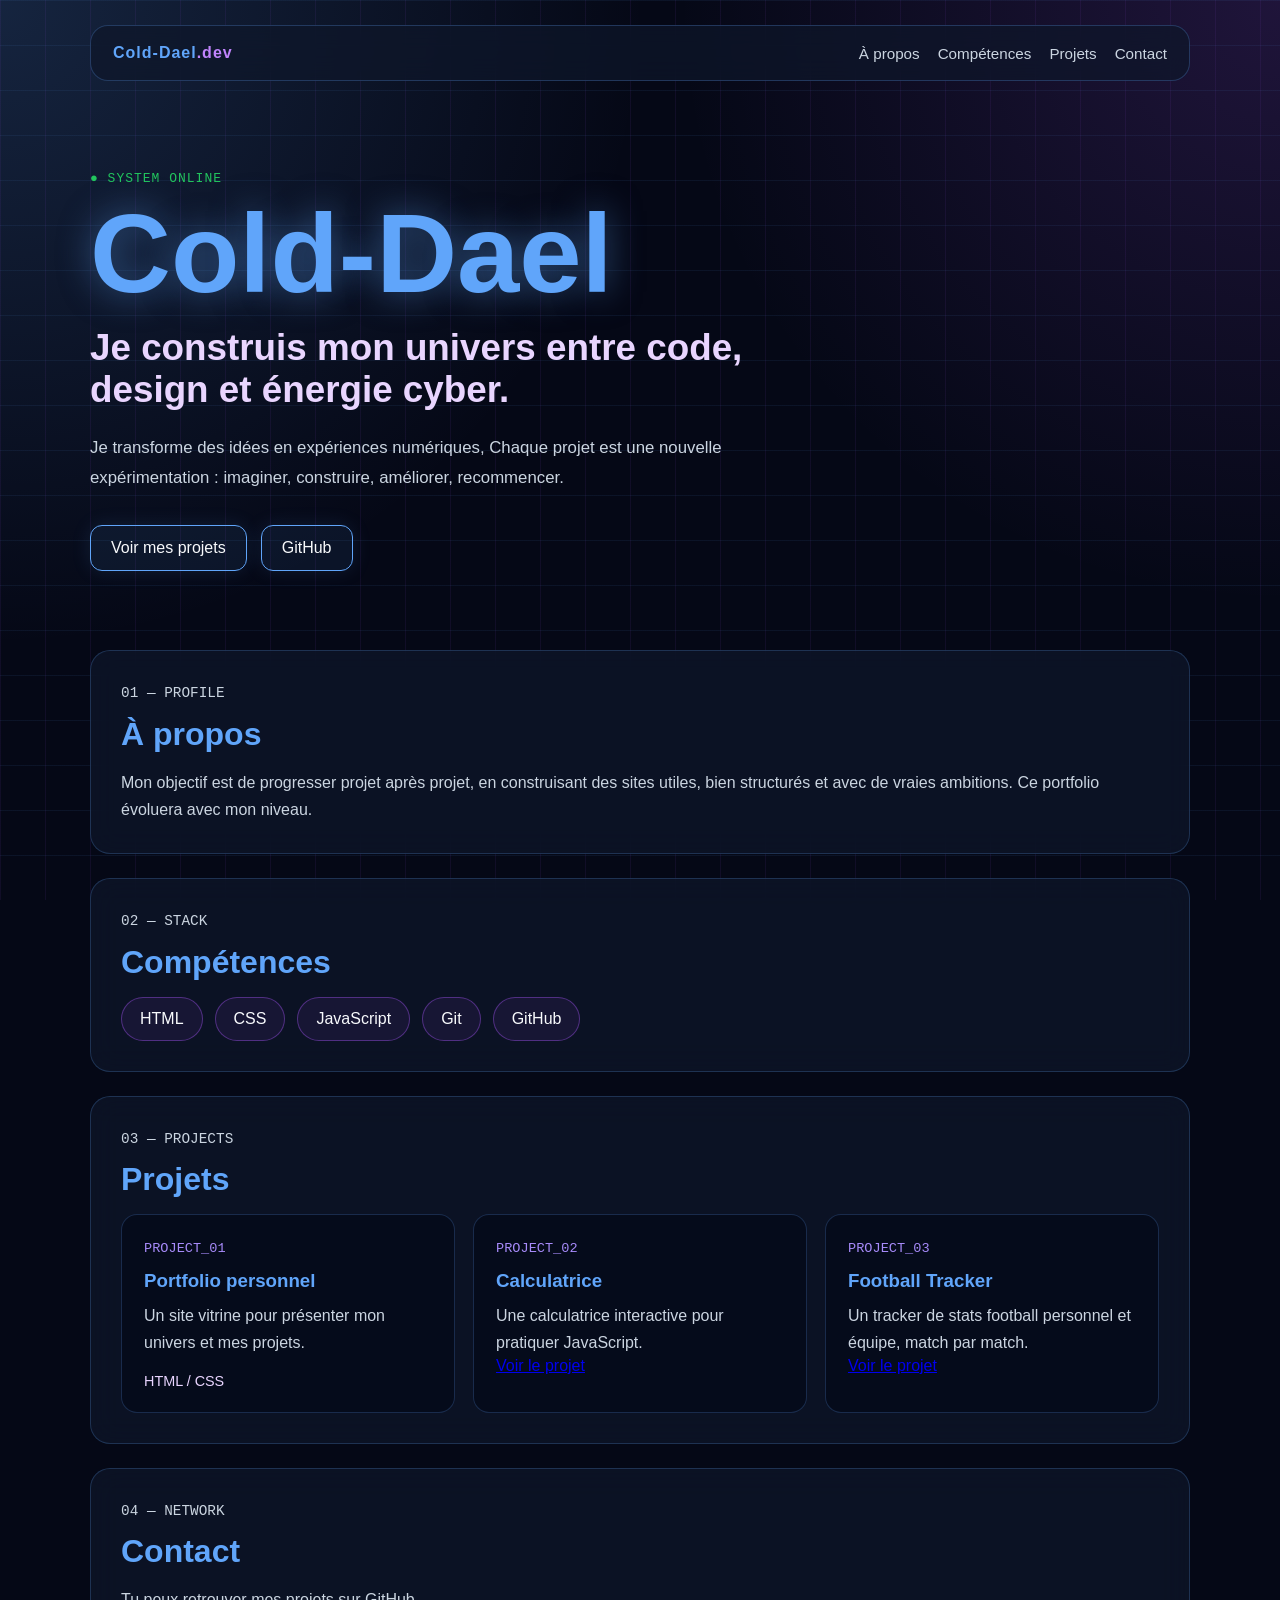
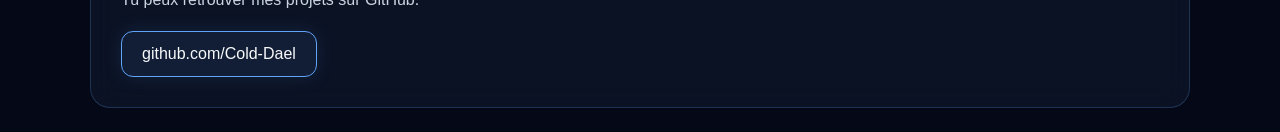
<file: index.html>
<!DOCTYPE html>
<html lang="fr">
<head>
    <meta charset="UTF-8">
    <meta name="viewport" content="width=device-width, initial-scale=1.0">
    <title>Cold-Dael | Portfolio</title>
    <link rel="stylesheet" href="style.css">
</head>
<body>
    <div class="grid"></div>

    <header class="navbar">
        <p class="logo">Cold-Dael<span>.dev</span></p>

        <nav>
            <a href="#about">À propos</a>
            <a href="#skills">Compétences</a>
            <a href="#projects">Projets</a>
            <a href="#contact">Contact</a>
        </nav>
    </header>

    <main>
        <section class="hero">
            <p class="status">● SYSTEM ONLINE</p>

            <h1>Cold-Dael</h1>

            <h2>Je construis mon univers entre code, design et énergie cyber.</h2>

            <p class="intro">
                Je transforme des idées en expériences numériques, Chaque projet est une nouvelle 
                expérimentation : imaginer, construire, améliorer, recommencer.
            </p>

            <div class="hero-buttons">
                <a href="#projects">Voir mes projets</a>
                <a href="https://github.com/Cold-Dael" target="_blank">GitHub</a>
            </div>
        </section>

        <section class="panel" id="about">
            <p class="section-label">01 — PROFILE</p>
            <h2>À propos</h2>

            <p>
                Mon objectif est de progresser projet après projet, en construisant
                des sites utiles, bien structurés et avec de vraies ambitions.
                Ce portfolio évoluera avec mon niveau.
            </p>
        </section>

        <section class="panel" id="skills">
            <p class="section-label">02 — STACK</p>
            <h2>Compétences</h2>

            <div class="skills">
                <span>HTML</span>
                <span>CSS</span>
                <span>JavaScript</span>
                <span>Git</span>
                <span>GitHub</span>
            </div>
        </section>

        <section class="panel" id="projects">
            <p class="section-label">03 — PROJECTS</p>
            <h2>Projets</h2>

            <div class="projects">
                <article>
                    <p class="project-number">PROJECT_01</p>
                    <h3>Portfolio personnel</h3>
                    <p>Un site vitrine pour présenter mon univers et mes projets.</p>
                    <span>HTML / CSS</span>
                </article>

                <article>
                    <p class="project-number">PROJECT_02</p>
                    <h3>Calculatrice</h3>
                    <p>Une calculatrice interactive pour pratiquer JavaScript.</p>
                    <a href="calculatrice.html">Voir le projet</a>
                </article>

                <article>
                    <p class="project-number">PROJECT_03</p>
                    <h3>Football Tracker</h3>
                    <p>Un tracker de stats football personnel et équipe, match par match.</p>
                    <a href="tracker/football-tracker.html">Voir le projet</a>
                </article>
            </div>
        </section>

        <section class="panel" id="contact">
            <p class="section-label">04 — NETWORK</p>
            <h2>Contact</h2>

            <p>
                Tu peux retrouver mes projets sur GitHub.
            </p>

            <a class="contact-link" href="https://github.com/Cold-Dael" target="_blank">
                github.com/Cold-Dael
            </a>
        </section>
    </main>
</body>
</html>
</file>
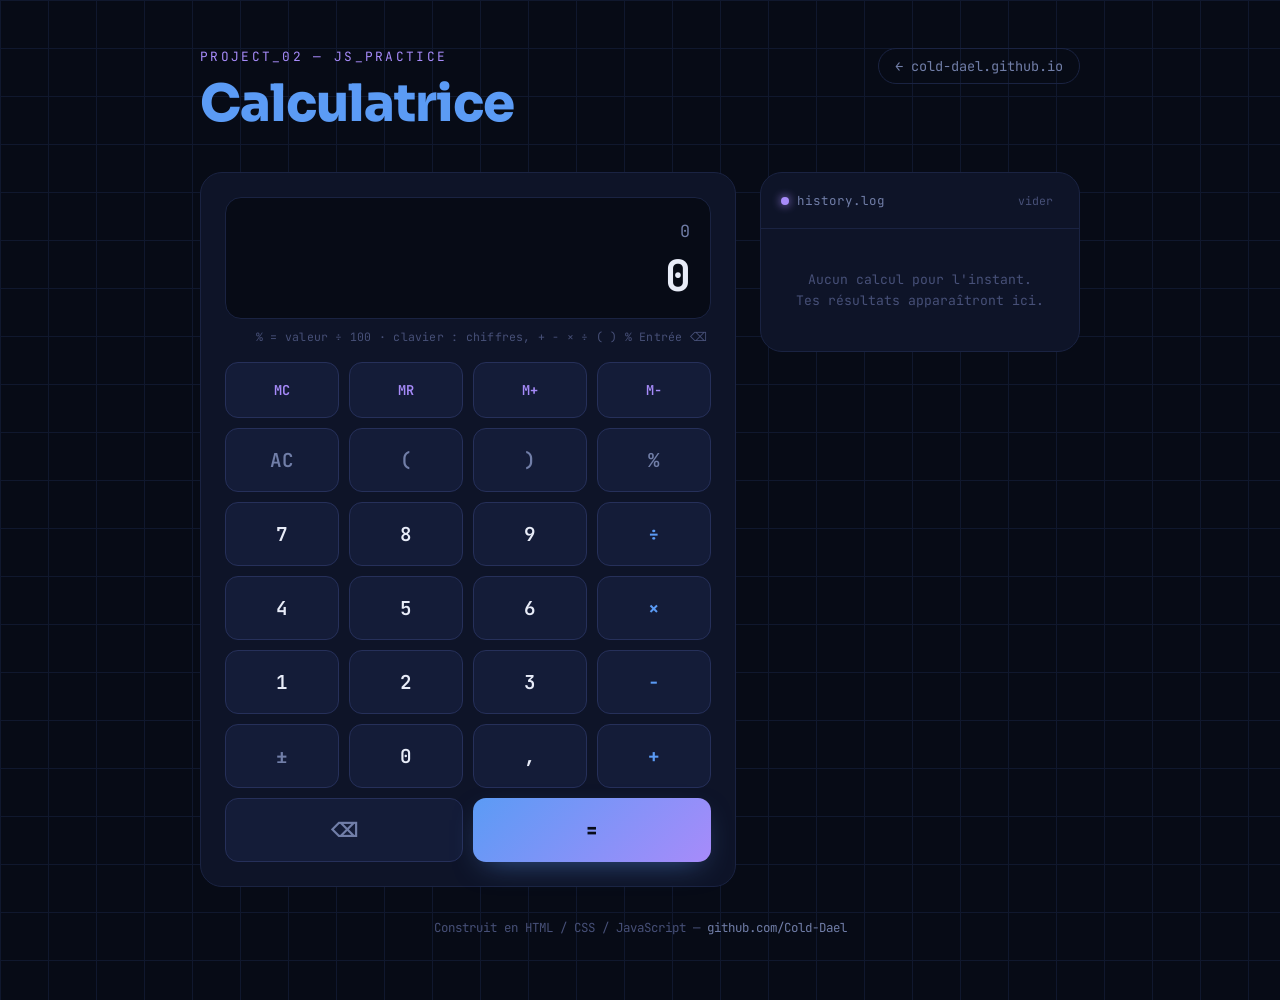
<file: calculatrice.html>
<!DOCTYPE html>
<html lang="fr">
<head>
<meta charset="UTF-8">
<meta name="viewport" content="width=device-width, initial-scale=1.0">
<title>Calculatrice — PROJECT_02</title>
<meta name="description" content="Calculatrice avancée avec parenthèses, pourcentage et mémoire — projet de pratique JavaScript.">
<link rel="preconnect" href="https://fonts.googleapis.com">
<link rel="preconnect" href="https://fonts.gstatic.com" crossorigin>
<link href="https://fonts.googleapis.com/css2?family=JetBrains+Mono:wght@400;500;600;700&family=Sora:wght@400;600;700;800&display=swap" rel="stylesheet">
<style>
:root{
  --bg:#070b16;
  --grid-line:#10182e;
  --surface:#0e1428;
  --surface-2:#141c38;
  --border:#26305a;
  --border-soft:#1a2342;
  --text:#e8ecf8;
  --text-dim:#717ea8;
  --text-dimmer:#475078;
  --blue:#5b9bf5;
  --violet:#a78bfa;
  --error:#f87171;
  --font-display:'Sora',sans-serif;
  --font-mono:'JetBrains Mono',monospace;
}
*{box-sizing:border-box;}
html,body{margin:0;padding:0;}
body{
  background-color:var(--bg);
  background-image:
    linear-gradient(var(--grid-line) 1px, transparent 1px),
    linear-gradient(90deg, var(--grid-line) 1px, transparent 1px);
  background-size:48px 48px;
  color:var(--text);
  font-family:var(--font-display);
  min-height:100vh;
  padding:48px 20px 64px;
}
.page{max-width:880px;margin:0 auto;}

/* en-tête */
.page-header{
  display:flex; justify-content:space-between; align-items:flex-start;
  gap:24px; margin-bottom:36px; flex-wrap:wrap;
}
.page-header .titles{display:flex; flex-direction:column; gap:6px;}
.eyebrow{
  font-family:var(--font-mono); font-size:.8rem; letter-spacing:.18em;
  color:var(--violet); text-transform:uppercase;
}
.page-header h1{
  font-size:clamp(2.2rem, 5vw, 3.2rem); font-weight:800; color:var(--blue);
  margin:0; letter-spacing:-0.02em;
}
.back-link{
  font-family:var(--font-mono); font-size:.85rem; color:var(--text-dim);
  text-decoration:none; border:1px solid var(--border-soft); border-radius:999px;
  padding:8px 16px; transition:color .15s, border-color .15s;
  white-space:nowrap;
}
.back-link:hover{color:var(--blue); border-color:var(--blue);}

/* mise en page */
.app{display:grid; grid-template-columns: 1fr 320px; gap:24px; align-items:start;}
@media (max-width:760px){ .app{grid-template-columns:1fr;} }

/* calculatrice */
.calculator{
  background:var(--surface); border:1px solid var(--border-soft);
  border-radius:22px; padding:24px;
}

/* écran */
.display{
  background:var(--bg); border:1px solid var(--border-soft); border-radius:16px;
  padding:22px 20px 18px; margin-bottom:10px; position:relative; overflow:hidden;
}
.mem-badge{
  font-family:var(--font-mono); font-size:.7rem; font-weight:600;
  color:var(--violet); border:1px solid var(--violet); border-radius:6px;
  padding:2px 7px; position:absolute; top:14px; left:16px; opacity:0;
  transition:opacity .2s ease;
}
.mem-badge.active{opacity:1;}
.expr-line{
  font-family:var(--font-mono); font-size:1.05rem; color:var(--text-dim);
  white-space:nowrap; overflow-x:auto; text-align:right; padding-bottom:10px;
  scrollbar-width:none;
}
.expr-line::-webkit-scrollbar{display:none;}
.result-line{
  font-family:var(--font-mono); font-weight:700; font-size:clamp(2rem,8vw,2.7rem);
  text-align:right; letter-spacing:-0.02em; line-height:1.1;
  word-break:break-all; min-height:1.1em;
}
.result-line.preview{color:var(--text-dim); opacity:.7;}
.result-line.error{color:var(--error);}
@keyframes shake{
  0%,100%{transform:translateX(0);}
  20%,60%{transform:translateX(-6px);}
  40%,80%{transform:translateX(6px);}
}
.result-line.shake{animation:shake .3s ease;}
.hint{
  font-family:var(--font-mono); font-size:.72rem; color:var(--text-dimmer);
  text-align:right; margin:2px 4px 18px; letter-spacing:.02em;
}

/* clavier */
.keypad{display:grid; grid-template-columns:repeat(4,1fr); gap:10px;}
.btn{
  font-family:var(--font-mono); font-size:1.2rem; font-weight:600; color:var(--text);
  background:var(--surface-2); border:1px solid var(--border); border-radius:13px;
  padding:18px 0; cursor:pointer; transition:transform .08s ease, border-color .15s ease, box-shadow .15s ease;
}
.btn:hover{border-color:var(--blue); box-shadow:0 0 0 1px var(--blue) inset;}
.btn:active, .btn.pressed{transform:scale(.95);}
.btn:focus-visible{outline:2px solid var(--blue); outline-offset:2px;}
.btn.op{color:var(--blue);}
.btn.mem{font-size:.85rem; color:var(--violet);}
.btn.muted{color:var(--text-dim);}
.btn.span2{grid-column:span 2;}
.btn.equals{
  background:linear-gradient(135deg, var(--blue), var(--violet));
  color:#080c18; border:none; font-weight:800; box-shadow:0 10px 30px -12px rgba(91,155,245,.55);
}
.btn.equals:hover{filter:brightness(1.07); box-shadow:0 10px 32px -10px rgba(167,139,250,.6);}

/* historique */
.history-panel{
  background:var(--surface); border:1px solid var(--border-soft); border-radius:22px;
  display:flex; flex-direction:column; max-height:600px; overflow:hidden;
}
.history-header{
  display:flex; align-items:center; gap:8px; padding:18px 20px;
  border-bottom:1px solid var(--border-soft); font-family:var(--font-mono);
  font-size:.78rem; color:var(--text-dim); letter-spacing:.08em;
}
.history-header .dot{
  width:8px; height:8px; border-radius:50%; background:var(--violet);
  box-shadow:0 0 10px var(--violet); flex-shrink:0;
}
.history-header .clear-history{
  margin-left:auto; background:none; border:none; color:var(--text-dimmer);
  font-family:var(--font-mono); font-size:.72rem; cursor:pointer; padding:2px 6px;
  border-radius:6px; transition:color .15s, background .15s;
}
.history-header .clear-history:hover{color:var(--error); background:var(--surface-2);}
.history-list{
  list-style:none; margin:0; padding:8px; overflow-y:auto; flex:1;
  font-family:var(--font-mono); font-size:.82rem; display:flex; flex-direction:column; gap:2px;
}
.history-item{
  display:flex; align-items:baseline; gap:10px; padding:9px 10px; border-radius:8px;
  color:var(--text-dim); cursor:pointer; transition:background .15s, color .15s;
}
.history-item:hover{background:var(--surface-2); color:var(--text);}
.history-item .line-no{color:var(--text-dimmer); min-width:26px; text-align:right; flex-shrink:0;}
.history-item .expr{flex:1; overflow:hidden; text-overflow:ellipsis; white-space:nowrap;}
.history-item .res{color:var(--blue); font-weight:600; flex-shrink:0;}
.history-empty{
  color:var(--text-dimmer); font-size:.82rem; text-align:center; padding:32px 20px; line-height:1.6;
}

@media (max-width:760px){ .history-panel{max-height:280px;} }

/* pied de page */
.page-footer{
  margin-top:32px; text-align:center; font-family:var(--font-mono);
  font-size:.78rem; color:var(--text-dimmer);
}
.page-footer a{color:var(--text-dim); text-decoration:none;}
.page-footer a:hover{color:var(--blue);}

@media (prefers-reduced-motion:reduce){
  *{animation:none !important; transition:none !important;}
}
</style>
</head>
<body>
<div class="page">
  <header class="page-header">
    <div class="titles">
      <span class="eyebrow">PROJECT_02 — JS_PRACTICE</span>
      <h1>Calculatrice</h1>
    </div>
    <a class="back-link" href="https://cold-dael.github.io/">← cold-dael.github.io</a>
  </header>

  <main class="app">
    <section class="calculator" aria-label="Calculatrice">
      <div class="display">
        <span class="mem-badge" id="memBadge">M = 0</span>
        <div class="expr-line" id="exprLine">0</div>
        <div class="result-line" id="resultLine">0</div>
      </div>
      <p class="hint">% = valeur ÷ 100 · clavier : chiffres, + − × ÷ ( ) % Entrée ⌫</p>

      <div class="keypad" id="keypad">
        <button class="btn mem" data-action="mem-clear">MC</button>
        <button class="btn mem" data-action="mem-recall">MR</button>
        <button class="btn mem" data-action="mem-add" data-value="1">M+</button>
        <button class="btn mem" data-action="mem-add" data-value="-1">M−</button>

        <button class="btn muted" data-action="clear">AC</button>
        <button class="btn muted" data-action="paren" data-value="(">(</button>
        <button class="btn muted" data-action="paren" data-value=")">)</button>
        <button class="btn muted" data-action="percent">%</button>

        <button class="btn" data-action="digit" data-value="7">7</button>
        <button class="btn" data-action="digit" data-value="8">8</button>
        <button class="btn" data-action="digit" data-value="9">9</button>
        <button class="btn op" data-action="operator" data-value="/">÷</button>

        <button class="btn" data-action="digit" data-value="4">4</button>
        <button class="btn" data-action="digit" data-value="5">5</button>
        <button class="btn" data-action="digit" data-value="6">6</button>
        <button class="btn op" data-action="operator" data-value="*">×</button>

        <button class="btn" data-action="digit" data-value="1">1</button>
        <button class="btn" data-action="digit" data-value="2">2</button>
        <button class="btn" data-action="digit" data-value="3">3</button>
        <button class="btn op" data-action="operator" data-value="-">−</button>

        <button class="btn muted" data-action="sign">±</button>
        <button class="btn" data-action="digit" data-value="0">0</button>
        <button class="btn" data-action="decimal">,</button>
        <button class="btn op" data-action="operator" data-value="+">+</button>

        <button class="btn muted span2" data-action="backspace">⌫</button>
        <button class="btn equals span2" data-action="equals">=</button>
      </div>
    </section>

    <aside class="history-panel" aria-label="Historique des calculs">
      <div class="history-header">
        <span class="dot"></span>
        <span>history.log</span>
        <button class="clear-history" data-action="clear-history">vider</button>
      </div>
      <ol class="history-list" id="historyList">
        <li class="history-empty">Aucun calcul pour l'instant.<br>Tes résultats apparaîtront ici.</li>
      </ol>
    </aside>
  </main>

  <footer class="page-footer">
    Construit en HTML / CSS / JavaScript — <a href="https://github.com/Cold-Dael" target="_blank" rel="noopener">github.com/Cold-Dael</a>
  </footer>
</div>

<script>
(function(){
  'use strict';

  // ---------------------------------------------------------------------
  // STATE
  // ---------------------------------------------------------------------
  const state = {
    expr: '',              // expression actuelle, ex: "12+8*(3-1)"
    memory: 0,              // valeur stockée en mémoire
    justEvaluated: false,   // true juste après avoir appuyé sur "="
    history: []             // liste des calculs précédents
  };

  // ---------------------------------------------------------------------
  // DOM
  // ---------------------------------------------------------------------
  const exprEl = document.getElementById('exprLine');
  const resultEl = document.getElementById('resultLine');
  const memBadge = document.getElementById('memBadge');
  const historyList = document.getElementById('historyList');
  const keypad = document.getElementById('keypad');
  const clearHistoryBtn = document.querySelector('[data-action="clear-history"]');

  // ---------------------------------------------------------------------
  // TOKENIZER — transforme "12+8*(3-1)" en une liste de tokens
  // ---------------------------------------------------------------------
  function tokenize(str) {
    const tokens = [];
    let i = 0;
    while (i < str.length) {
      const ch = str[i];
      if (/[0-9.]/.test(ch)) {
        let j = i;
        while (j < str.length && /[0-9.]/.test(str[j])) j++;
        tokens.push({ type: 'num', value: parseFloat(str.slice(i, j)) });
        i = j;
        continue;
      }
      switch (ch) {
        case '+': tokens.push({ type: 'add' }); break;
        case '-': tokens.push({ type: 'sub' }); break;
        case '*': tokens.push({ type: 'mul' }); break;
        case '/': tokens.push({ type: 'div' }); break;
        case '(': tokens.push({ type: 'lparen' }); break;
        case ')': tokens.push({ type: 'rparen' }); break;
        case '%': tokens.push({ type: 'pct' }); break;
        default: break;
      }
      i++;
    }
    return tokens;
  }

  // ---------------------------------------------------------------------
  // PARSER — analyse récursive descendante respectant les priorités :
  // ( ) > % (postfix) > +/- unaire > * / > + -
  // Bonus : multiplication implicite, ex. "2(3+4)" ou "(2)(3)"
  // ---------------------------------------------------------------------
  class Parser {
    constructor(tokens) { this.tokens = tokens; this.pos = 0; }
    peek() { return this.tokens[this.pos]; }
    next() { return this.tokens[this.pos++]; }

    parseExpression() {
      let node = this.parseTerm();
      while (this.peek() && (this.peek().type === 'add' || this.peek().type === 'sub')) {
        const op = this.next().type;
        node = { type: op, left: node, right: this.parseTerm() };
      }
      return node;
    }

    parseTerm() {
      let node = this.parseUnary();
      while (this.peek() && (
        this.peek().type === 'mul' || this.peek().type === 'div' ||
        this.peek().type === 'num' || this.peek().type === 'lparen'
      )) {
        let op = 'mul'; // multiplication implicite par défaut
        if (this.peek().type === 'mul' || this.peek().type === 'div') op = this.next().type;
        node = { type: op, left: node, right: this.parseUnary() };
      }
      return node;
    }

    parseUnary() {
      if (this.peek() && (this.peek().type === 'add' || this.peek().type === 'sub')) {
        const op = this.next().type;
        return { type: 'neg', operand: this.parseUnary(), negate: op === 'sub' };
      }
      return this.parsePostfix();
    }

    parsePostfix() {
      let node = this.parsePrimary();
      while (this.peek() && this.peek().type === 'pct') {
        this.next();
        node = { type: 'pct', operand: node };
      }
      return node;
    }

    parsePrimary() {
      const tok = this.peek();
      if (!tok) throw new Error('Expression incomplète');
      if (tok.type === 'num') { this.next(); return { type: 'num', value: tok.value }; }
      if (tok.type === 'lparen') {
        this.next();
        const node = this.parseExpression();
        if (!this.peek() || this.peek().type !== 'rparen') throw new Error('Parenthèse manquante');
        this.next();
        return node;
      }
      throw new Error('Expression invalide');
    }
  }

  // ---------------------------------------------------------------------
  // EVALUATOR
  // ---------------------------------------------------------------------
  function evaluate(node) {
    switch (node.type) {
      case 'num': return node.value;
      case 'add': return evaluate(node.left) + evaluate(node.right);
      case 'sub': return evaluate(node.left) - evaluate(node.right);
      case 'mul': return evaluate(node.left) * evaluate(node.right);
      case 'div': {
        const r = evaluate(node.right);
        if (r === 0) throw new Error('Division par zéro');
        return evaluate(node.left) / r;
      }
      case 'neg': {
        const v = evaluate(node.operand);
        return node.negate ? -v : v;
      }
      case 'pct': return evaluate(node.operand) / 100;
      default: throw new Error('Noeud inconnu');
    }
  }

  function calculate(str) {
    const tokens = tokenize(str);
    if (!tokens.length) return 0;
    const parser = new Parser(tokens);
    const ast = parser.parseExpression();
    if (parser.pos !== tokens.length) throw new Error('Expression invalide');
    return evaluate(ast);
  }

  // ---------------------------------------------------------------------
  // FORMATAGE
  // ---------------------------------------------------------------------

  // Pour l'aperçu : ferme les parenthèses ouvertes et retire les
  // opérateurs / parenthèses ouvrantes en attente d'opérande.
  function getPreviewExpr(expr) {
    let e = expr;
    while (e.length && /[+\-*/(]$/.test(e)) e = e.slice(0, -1);
    if (!e) return '';
    let open = 0;
    for (const ch of e) {
      if (ch === '(') open++;
      else if (ch === ')') open--;
    }
    while (open > 0) { e += ')'; open--; }
    return e;
  }

  // Expression interne -> affichage lisible (×, ÷, −, virgule décimale)
  function formatExprDisplay(expr) {
    return expr
      .replace(/\*/g, ' × ')
      .replace(/\//g, ' ÷ ')
      .replace(/\+/g, ' + ')
      .replace(/-/g, ' − ')
      .replace(/%/g, ' % ')
      .replace(/\(/g, ' ( ')
      .replace(/\)/g, ' ) ')
      .replace(/\./g, ',')
      .replace(/\s+/g, ' ')
      .trim();
  }

  // Résultat -> affichage formaté (séparateur français)
  function formatResult(n) {
    if (!isFinite(n)) return 'Erreur';
    let rounded = Math.round(n * 1e10) / 1e10;
    if (Object.is(rounded, -0)) rounded = 0;
    if (rounded !== 0 && (Math.abs(rounded) >= 1e15 || Math.abs(rounded) < 1e-9)) {
      return rounded.toExponential(6)
        .replace('e+', ' × 10^')
        .replace('e-', ' × 10^−');
    }
    const isNeg = rounded < 0;
    const abs = Math.abs(rounded);
    const parts = abs.toString().split('.');
    let out = Number(parts[0]).toLocaleString('fr-FR');
    if (parts[1]) out += ',' + parts[1];
    return (isNeg ? '−' : '') + out;
  }

  // Nombre -> chaîne réutilisable dans l'expression (point décimal)
  function numToExprString(n) {
    if (!isFinite(n)) return '0';
    let rounded = Math.round(n * 1e10) / 1e10;
    if (Object.is(rounded, -0)) rounded = 0;
    let s = rounded.toString();
    if (s.includes('e')) s = rounded.toFixed(10).replace(/0+$/, '').replace(/\.$/, '');
    return s;
  }

  // Valeur courante (pour la mémoire), basée sur l'aperçu
  function getCurrentValue() {
    try {
      const preview = getPreviewExpr(state.expr);
      if (!preview) return 0;
      const val = calculate(preview);
      return isFinite(val) ? val : 0;
    } catch (e) {
      return 0;
    }
  }

  // ---------------------------------------------------------------------
  // ACTIONS
  // ---------------------------------------------------------------------
  function appendDigit(d) {
    if (state.justEvaluated) {
      state.expr = d;
      state.justEvaluated = false;
      render(); return;
    }
    const trailing = state.expr.match(/[0-9.]*$/)[0];
    if (trailing === '0') state.expr = state.expr.slice(0, -1) + d;
    else state.expr += d;
    render();
  }

  function appendDecimal() {
    if (state.justEvaluated) {
      state.expr = '0.';
      state.justEvaluated = false;
      render(); return;
    }
    const trailing = state.expr.match(/[0-9.]*$/)[0];
    if (trailing.includes('.')) return;
    state.expr += (trailing === '' ? '0.' : '.');
    render();
  }

  function appendOperator(op) {
    if (state.expr === '') {
      if (op === '-') { state.expr = '-'; render(); }
      return;
    }
    if (state.justEvaluated) state.justEvaluated = false;
    const last = state.expr[state.expr.length - 1];
    if ('+-*/'.includes(last)) state.expr = state.expr.slice(0, -1) + op;
    else state.expr += op;
    render();
  }

  function appendParen(p) {
    if (state.justEvaluated) {
      if (p !== '(') return;
      state.expr = '(';
      state.justEvaluated = false;
      render(); return;
    }
    if (p === ')') {
      const open = (state.expr.match(/\(/g) || []).length;
      const close = (state.expr.match(/\)/g) || []).length;
      const last = state.expr[state.expr.length - 1];
      if (open <= close) return;
      if (!last || last === '(' || '+-*/'.includes(last)) return;
    }
    state.expr += p;
    render();
  }

  function appendPercent() {
    if (state.justEvaluated) return;
    const last = state.expr[state.expr.length - 1];
    if (!last || !/[0-9)%]/.test(last)) return;
    state.expr += '%';
    render();
  }

  function toggleSign() {
    if (state.justEvaluated) {
      state.expr = numToExprString(-Number(state.expr));
      render(); return;
    }
    const m = state.expr.match(/(-?\d*\.?\d+)$/);
    if (!m) return;
    const seg = m[0], idx = m.index;
    if (seg.startsWith('-')) state.expr = state.expr.slice(0, idx) + seg.slice(1);
    else state.expr = state.expr.slice(0, idx) + '-' + seg;
    render();
  }

  function backspace() {
    if (state.justEvaluated) { clearAll(); return; }
    state.expr = state.expr.slice(0, -1);
    render();
  }

  function clearAll() {
    state.expr = '';
    state.justEvaluated = false;
    render();
  }

  function memoryAdd(sign) {
    state.memory += sign * getCurrentValue();
    render();
  }

  function memoryRecall() {
    const memStr = numToExprString(state.memory);
    if (state.expr === '' || state.justEvaluated) {
      state.expr = memStr;
      state.justEvaluated = false;
    } else {
      const last = state.expr[state.expr.length - 1];
      state.expr += ('+-*/('.includes(last) ? memStr : '*' + memStr);
    }
    render();
  }

  function memoryClear() {
    state.memory = 0;
    render();
  }

  function doEquals() {
    const preview = getPreviewExpr(state.expr);
    if (!preview) { triggerError(); return; }
    let result;
    try {
      result = calculate(preview);
      if (!isFinite(result)) throw new Error('Erreur');
    } catch (e) {
      triggerError();
      return;
    }
    addHistory(state.expr, result);
    state.expr = numToExprString(result);
    state.justEvaluated = true;
    render();
  }

  function triggerError() {
    resultEl.textContent = 'Erreur';
    resultEl.classList.remove('preview');
    resultEl.classList.add('error', 'shake');
    setTimeout(() => resultEl.classList.remove('shake'), 300);
  }

  // ---------------------------------------------------------------------
  // HISTORIQUE
  // ---------------------------------------------------------------------
  function addHistory(expr, result) {
    state.history.unshift({ expr: formatExprDisplay(expr), result: formatResult(result), raw: result });
    if (state.history.length > 50) state.history.pop();
    renderHistory();
  }

  function renderHistory() {
    if (!state.history.length) {
      historyList.innerHTML = "<li class=\"history-empty\">Aucun calcul pour l'instant.<br>Tes résultats apparaîtront ici.</li>";
      return;
    }
    historyList.innerHTML = state.history.map((h, i) => {
      const lineNo = String(state.history.length - i).padStart(3, '0');
      return `<li class="history-item" data-index="${i}" tabindex="0">` +
        `<span class="line-no">${lineNo}</span>` +
        `<span class="expr">${h.expr} =</span>` +
        `<span class="res">${h.result}</span>` +
        `</li>`;
    }).join('');
  }

  function useHistoryEntry(idx) {
    const entry = state.history[idx];
    if (!entry) return;
    const insert = numToExprString(entry.raw);
    if (state.expr === '' || state.justEvaluated) {
      state.expr = insert;
      state.justEvaluated = false;
    } else {
      const last = state.expr[state.expr.length - 1];
      state.expr += ('+-*/('.includes(last) ? insert : '*' + insert);
    }
    render();
  }

  // ---------------------------------------------------------------------
  // RENDU
  // ---------------------------------------------------------------------
  function render() {
    exprEl.textContent = state.expr ? formatExprDisplay(state.expr) : '0';

    let display = '0';
    let isError = false;
    let isPreview = false;

    if (state.justEvaluated) {
      display = formatResult(Number(state.expr));
    } else if (state.expr === '') {
      display = '0';
    } else {
      isPreview = true;
      const preview = getPreviewExpr(state.expr);
      if (preview) {
        try {
          const val = calculate(preview);
          if (!isFinite(val)) { isError = true; display = 'Erreur'; }
          else display = formatResult(val);
        } catch (e) {
          display = '…';
        }
      } else {
        display = '0';
      }
    }

    resultEl.textContent = display;
    resultEl.classList.toggle('error', isError);
    resultEl.classList.toggle('preview', isPreview && !isError);

    memBadge.classList.toggle('active', state.memory !== 0);
    memBadge.textContent = 'M = ' + formatResult(state.memory);

    exprEl.scrollLeft = exprEl.scrollWidth;
  }

  // ---------------------------------------------------------------------
  // ÉVÉNEMENTS
  // ---------------------------------------------------------------------
  function handleAction(action, value) {
    switch (action) {
      case 'digit': appendDigit(value); break;
      case 'decimal': appendDecimal(); break;
      case 'operator': appendOperator(value); break;
      case 'paren': appendParen(value); break;
      case 'percent': appendPercent(); break;
      case 'sign': toggleSign(); break;
      case 'clear': clearAll(); break;
      case 'backspace': backspace(); break;
      case 'equals': doEquals(); break;
      case 'mem-add': memoryAdd(Number(value)); break;
      case 'mem-recall': memoryRecall(); break;
      case 'mem-clear': memoryClear(); break;
      default: break;
    }
  }

  keypad.addEventListener('click', e => {
    const btn = e.target.closest('.btn');
    if (!btn) return;
    handleAction(btn.dataset.action, btn.dataset.value);
  });

  historyList.addEventListener('click', e => {
    const item = e.target.closest('.history-item');
    if (!item) return;
    useHistoryEntry(Number(item.dataset.index));
  });

  historyList.addEventListener('keydown', e => {
    if (e.key !== 'Enter' && e.key !== ' ') return;
    const item = e.target.closest('.history-item');
    if (!item) return;
    e.preventDefault();
    useHistoryEntry(Number(item.dataset.index));
  });

  clearHistoryBtn.addEventListener('click', () => {
    state.history = [];
    renderHistory();
  });

  // Mappage clavier -> sélecteur de bouton (pour le retour visuel)
  const keyMap = {
    '+': '[data-action="operator"][data-value="+"]',
    '-': '[data-action="operator"][data-value="-"]',
    '*': '[data-action="operator"][data-value="*"]',
    '/': '[data-action="operator"][data-value="/"]',
    '(': '[data-action="paren"][data-value="("]',
    ')': '[data-action="paren"][data-value=")"]',
    '%': '[data-action="percent"]',
    'Enter': '[data-action="equals"]',
    '=': '[data-action="equals"]',
    'Backspace': '[data-action="backspace"]',
    'Escape': '[data-action="clear"]',
    '.': '[data-action="decimal"]',
    ',': '[data-action="decimal"]'
  };
  for (let d = 0; d <= 9; d++) keyMap[String(d)] = `[data-action="digit"][data-value="${d}"]`;

  function flash(selector) {
    const btn = keypad.querySelector(selector);
    if (!btn) return;
    btn.classList.add('pressed');
    setTimeout(() => btn.classList.remove('pressed'), 110);
  }

  document.addEventListener('keydown', e => {
    const k = e.key;
    if (/^[0-9]$/.test(k)) { appendDigit(k); flash(keyMap[k]); e.preventDefault(); return; }
    if (!(k in keyMap)) return;
    switch (k) {
      case '.': case ',': appendDecimal(); break;
      case '+': appendOperator('+'); break;
      case '-': appendOperator('-'); break;
      case '*': appendOperator('*'); break;
      case '/': appendOperator('/'); break;
      case '(': appendParen('('); break;
      case ')': appendParen(')'); break;
      case '%': appendPercent(); break;
      case 'Enter': case '=': doEquals(); break;
      case 'Backspace': backspace(); break;
      case 'Escape': clearAll(); break;
      default: return;
    }
    flash(keyMap[k]);
    e.preventDefault();
  });

  // ---------------------------------------------------------------------
  // INITIALISATION
  // ---------------------------------------------------------------------
  render();
})();
</script>
</body>
</html>
</file>
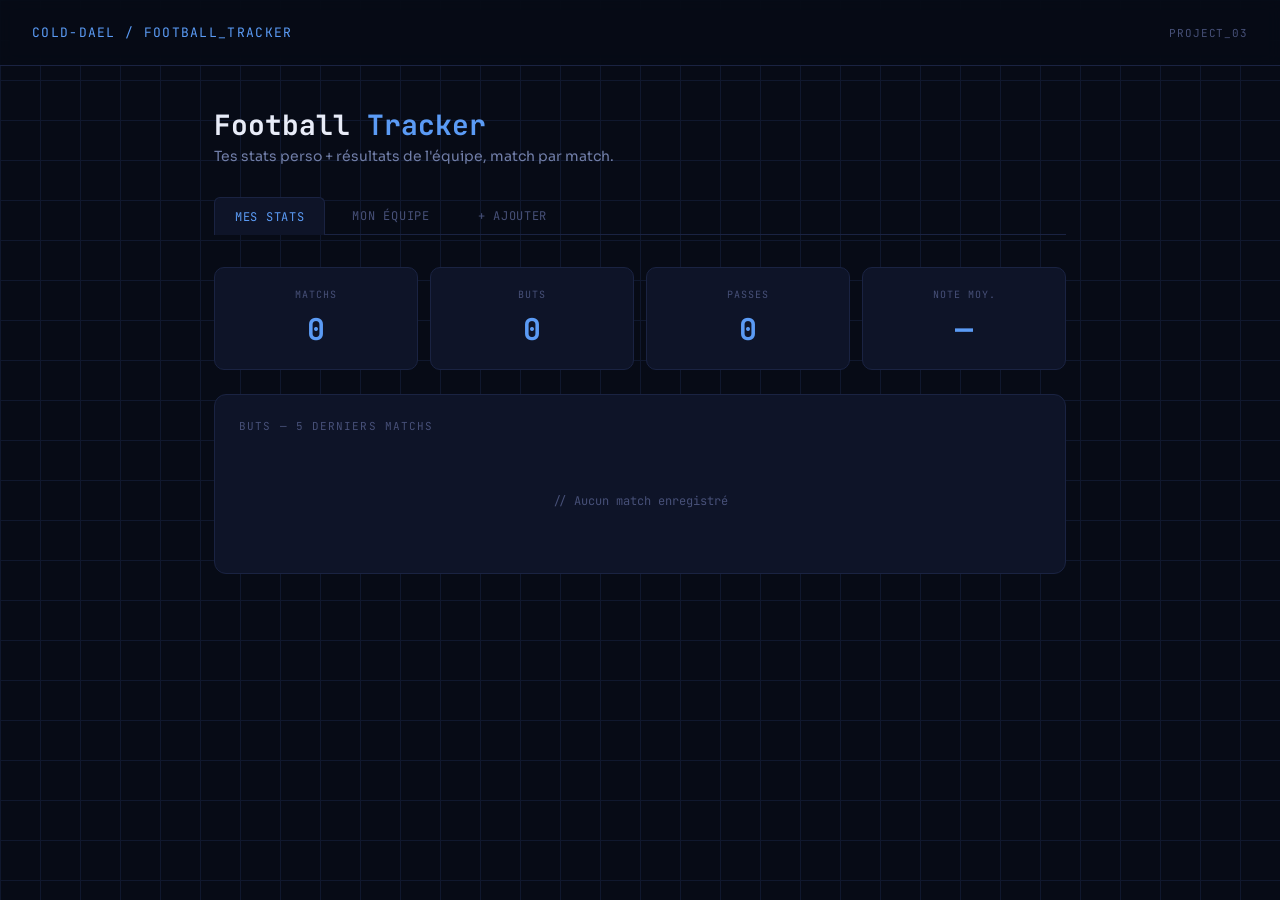
<file: tracker/football-tracker.html>
<!DOCTYPE html>
<html lang="fr">
<head>
  <meta charset="UTF-8">
  <meta name="viewport" content="width=device-width, initial-scale=1.0">
  <title>Football Tracker — PROJECT_03</title>
  <meta name="description" content="Tracker de stats football personnel et équipe — projet de progression.">
  <link rel="preconnect" href="https://fonts.googleapis.com">
  <link rel="preconnect" href="https://fonts.gstatic.com" crossorigin>
  <link href="https://fonts.googleapis.com/css2?family=JetBrains+Mono:wght@400;500;600;700&family=Sora:wght@400;500;600&display=swap" rel="stylesheet">
  <style>
    *, *::before, *::after { box-sizing: border-box; margin: 0; padding: 0; }

    :root {
      --bg: #070b16;
      --grid-line: #10182e;
      --surface: #0e1428;
      --surface-2: #141c38;
      --border: #26305a;
      --border-soft: #1a2342;
      --text: #e8ecf8;
      --text-dim: #717ea8;
      --text-dimmer: #475078;
      --blue: #5b9bf5;
      --violet: #a78bfa;
      --green: #34d399;
      --amber: #fbbf24;
      --red: #f87171;
      --accent: #5b9bf5;
    }

    body {
      font-family: 'Sora', sans-serif;
      background: var(--bg);
      color: var(--text);
      min-height: 100vh;
      background-image:
        linear-gradient(var(--grid-line) 1px, transparent 1px),
        linear-gradient(90deg, var(--grid-line) 1px, transparent 1px);
      background-size: 40px 40px;
    }

    header {
      border-bottom: 1px solid var(--border-soft);
      padding: 1.5rem 2rem;
      display: flex;
      align-items: center;
      justify-content: space-between;
      background: rgba(7,11,22,0.85);
      backdrop-filter: blur(8px);
      position: sticky;
      top: 0;
      z-index: 10;
    }

    .logo {
      font-family: 'JetBrains Mono', monospace;
      font-size: 13px;
      color: var(--blue);
      letter-spacing: 0.1em;
    }

    .header-tag {
      font-family: 'JetBrains Mono', monospace;
      font-size: 11px;
      color: var(--text-dimmer);
      letter-spacing: 0.08em;
    }

    main {
      max-width: 900px;
      margin: 0 auto;
      padding: 2.5rem 1.5rem;
    }

    h1 {
      font-family: 'JetBrains Mono', monospace;
      font-size: 28px;
      font-weight: 700;
      color: var(--text);
      margin-bottom: 0.25rem;
    }

    h1 span { color: var(--blue); }

    .subtitle {
      font-size: 14px;
      color: var(--text-dim);
      margin-bottom: 2rem;
    }

    .tabs {
      display: flex;
      gap: 6px;
      margin-bottom: 2rem;
      border-bottom: 1px solid var(--border-soft);
      padding-bottom: 0;
    }

    .tab {
      font-family: 'JetBrains Mono', monospace;
      font-size: 12px;
      letter-spacing: 0.06em;
      padding: 10px 20px;
      border: 1px solid transparent;
      border-bottom: none;
      background: transparent;
      color: var(--text-dimmer);
      cursor: pointer;
      border-radius: 6px 6px 0 0;
      transition: all 0.2s;
    }

    .tab:hover { color: var(--text-dim); background: var(--surface); }

    .tab.active {
      background: var(--surface);
      color: var(--blue);
      border-color: var(--border-soft);
      border-bottom-color: var(--surface);
      margin-bottom: -1px;
    }

    .section { display: none; }
    .section.active { display: block; }

    .grid-4 {
      display: grid;
      grid-template-columns: repeat(4, 1fr);
      gap: 12px;
      margin-bottom: 1.5rem;
    }

    @media (max-width: 600px) {
      .grid-4 { grid-template-columns: repeat(2, 1fr); }
    }

    .metric {
      background: var(--surface);
      border: 1px solid var(--border-soft);
      border-radius: 10px;
      padding: 1.25rem;
      text-align: center;
    }

    .metric-label {
      font-family: 'JetBrains Mono', monospace;
      font-size: 10px;
      color: var(--text-dimmer);
      letter-spacing: 0.1em;
      text-transform: uppercase;
      margin-bottom: 8px;
    }

    .metric-value {
      font-family: 'JetBrains Mono', monospace;
      font-size: 30px;
      font-weight: 700;
      color: var(--blue);
    }

    .card {
      background: var(--surface);
      border: 1px solid var(--border-soft);
      border-radius: 12px;
      padding: 1.5rem;
      margin-bottom: 1.25rem;
    }

    .card-title {
      font-family: 'JetBrains Mono', monospace;
      font-size: 11px;
      color: var(--text-dimmer);
      letter-spacing: 0.1em;
      text-transform: uppercase;
      margin-bottom: 1.25rem;
    }

    .form-row {
      display: grid;
      grid-template-columns: repeat(3, 1fr);
      gap: 12px;
      margin-bottom: 12px;
    }

    @media (max-width: 600px) {
      .form-row { grid-template-columns: repeat(2, 1fr); }
    }

    .form-group { display: flex; flex-direction: column; gap: 6px; }

    .form-group label {
      font-family: 'JetBrains Mono', monospace;
      font-size: 11px;
      color: var(--text-dim);
      letter-spacing: 0.06em;
    }

    .form-group input {
      background: var(--surface-2);
      border: 1px solid var(--border);
      border-radius: 8px;
      padding: 8px 12px;
      font-size: 14px;
      color: var(--text);
      font-family: 'JetBrains Mono', monospace;
      outline: none;
      transition: border-color 0.2s;
    }

    .form-group input:focus { border-color: var(--blue); }
    .form-group input::placeholder { color: var(--text-dimmer); }

    .btn {
      display: inline-flex;
      align-items: center;
      gap: 8px;
      padding: 10px 24px;
      border: 1px solid var(--blue);
      border-radius: 8px;
      background: transparent;
      color: var(--blue);
      font-family: 'JetBrains Mono', monospace;
      font-size: 12px;
      letter-spacing: 0.08em;
      cursor: pointer;
      transition: all 0.2s;
    }

    .btn:hover { background: rgba(91,155,245,0.1); }

    .match-list { display: flex; flex-direction: column; gap: 8px; }

    .match-item {
      display: flex;
      align-items: center;
      justify-content: space-between;
      padding: 12px 16px;
      background: var(--surface-2);
      border: 1px solid var(--border-soft);
      border-radius: 8px;
    }

    .match-left { display: flex; align-items: center; gap: 12px; }

    .match-score {
      font-family: 'JetBrains Mono', monospace;
      font-size: 16px;
      font-weight: 700;
      color: var(--text);
    }

    .match-opp { font-size: 13px; color: var(--text-dim); }

    .badge {
      font-family: 'JetBrains Mono', monospace;
      font-size: 10px;
      letter-spacing: 0.06em;
      padding: 3px 8px;
      border-radius: 4px;
    }

    .badge-win { background: rgba(52,211,153,0.12); color: var(--green); border: 1px solid rgba(52,211,153,0.3); }
    .badge-draw { background: rgba(251,191,36,0.12); color: var(--amber); border: 1px solid rgba(251,191,36,0.3); }
    .badge-loss { background: rgba(248,113,113,0.12); color: var(--red); border: 1px solid rgba(248,113,113,0.3); }

    .match-right { display: flex; align-items: center; gap: 12px; }

    .match-date {
      font-family: 'JetBrains Mono', monospace;
      font-size: 11px;
      color: var(--text-dimmer);
    }

    .btn-delete {
      background: transparent;
      border: none;
      color: var(--text-dimmer);
      cursor: pointer;
      font-size: 16px;
      padding: 4px;
      line-height: 1;
      transition: color 0.2s;
    }

    .btn-delete:hover { color: var(--red); }

    .bar-wrap { margin-bottom: 12px; }

    .bar-header {
      display: flex;
      justify-content: space-between;
      font-family: 'JetBrains Mono', monospace;
      font-size: 11px;
      color: var(--text-dim);
      margin-bottom: 6px;
    }

    .bar-bg {
      height: 6px;
      background: var(--surface-2);
      border-radius: 3px;
      overflow: hidden;
    }

    .bar-fill {
      height: 100%;
      background: var(--blue);
      border-radius: 3px;
      transition: width 0.5s ease;
    }

    .empty {
      text-align: center;
      padding: 2.5rem;
      font-family: 'JetBrains Mono', monospace;
      font-size: 12px;
      color: var(--text-dimmer);
    }

    .my-stats-row {
      display: flex;
      gap: 10px;
      flex-wrap: wrap;
      margin-top: 6px;
    }

    .my-stat-badge {
      font-family: 'JetBrains Mono', monospace;
      font-size: 11px;
      color: var(--violet);
      background: rgba(167,139,250,0.1);
      border: 1px solid rgba(167,139,250,0.2);
      padding: 2px 8px;
      border-radius: 4px;
    }

    .toast {
      position: fixed;
      bottom: 2rem;
      right: 2rem;
      background: var(--surface-2);
      border: 1px solid var(--green);
      color: var(--green);
      font-family: 'JetBrains Mono', monospace;
      font-size: 12px;
      padding: 10px 18px;
      border-radius: 8px;
      opacity: 0;
      transition: opacity 0.3s;
      pointer-events: none;
    }

    .toast.show { opacity: 1; }
  </style>
</head>
<body>

<header>
  <div class="logo">COLD-DAEL / FOOTBALL_TRACKER</div>
  <div class="header-tag">PROJECT_03</div>
</header>

<main>
  <h1>Football <span>Tracker</span></h1>
  <p class="subtitle">Tes stats perso + résultats de l'équipe, match par match.</p>

  <div class="tabs">
    <button class="tab active" onclick="switchTab('moi')">MES STATS</button>
    <button class="tab" onclick="switchTab('equipe')">MON ÉQUIPE</button>
    <button class="tab" onclick="switchTab('ajouter')">+ AJOUTER</button>
  </div>

  <!-- MES STATS -->
  <div id="sec-moi" class="section active">
    <div class="grid-4">
      <div class="metric"><div class="metric-label">Matchs</div><div class="metric-value" id="m-played">0</div></div>
      <div class="metric"><div class="metric-label">Buts</div><div class="metric-value" id="m-goals">0</div></div>
      <div class="metric"><div class="metric-label">Passes</div><div class="metric-value" id="m-assists">0</div></div>
      <div class="metric"><div class="metric-label">Note moy.</div><div class="metric-value" id="m-rating">—</div></div>
    </div>
    <div class="card">
      <div class="card-title">Buts — 5 derniers matchs</div>
      <div id="my-bars"><div class="empty">// Aucun match enregistré</div></div>
    </div>
  </div>

  <!-- ÉQUIPE -->
  <div id="sec-equipe" class="section">
    <div class="grid-4">
      <div class="metric"><div class="metric-label">Matchs</div><div class="metric-value" id="t-played">0</div></div>
      <div class="metric"><div class="metric-label">Victoires</div><div class="metric-value" id="t-wins">0</div></div>
      <div class="metric"><div class="metric-label">Buts marqués</div><div class="metric-value" id="t-scored">0</div></div>
      <div class="metric"><div class="metric-label">Buts encaissés</div><div class="metric-value" id="t-conceded">0</div></div>
    </div>
    <div class="card">
      <div class="card-title">Historique des matchs</div>
      <div class="match-list" id="match-list"><div class="empty">// Aucun match enregistré</div></div>
    </div>
  </div>

  <!-- AJOUTER -->
  <div id="sec-ajouter" class="section">
    <div class="card">
      <div class="card-title">Infos du match</div>
      <div class="form-row">
        <div class="form-group"><label>Adversaire</label><input id="f-opponent" placeholder="ex: FC Lyon" /></div>
        <div class="form-group"><label>Buts marqués</label><input id="f-scored" type="number" min="0" placeholder="0" /></div>
        <div class="form-group"><label>Buts encaissés</label><input id="f-conceded" type="number" min="0" placeholder="0" /></div>
      </div>
    </div>
    <div class="card">
      <div class="card-title">Mes stats personnelles</div>
      <div class="form-row">
        <div class="form-group"><label>Buts</label><input id="f-goals" type="number" min="0" placeholder="0" /></div>
        <div class="form-group"><label>Passes décisives</label><input id="f-assists" type="number" min="0" placeholder="0" /></div>
        <div class="form-group"><label>Note /10</label><input id="f-rating" type="number" min="0" max="10" step="0.5" placeholder="7" /></div>
      </div>
      <div class="form-row">
        <div class="form-group"><label>Tirs</label><input id="f-shots" type="number" min="0" placeholder="0" /></div>
        <div class="form-group"><label>Tirs cadrés</label><input id="f-shotsot" type="number" min="0" placeholder="0" /></div>
        <div class="form-group"><label>Duels gagnés</label><input id="f-duels" type="number" min="0" placeholder="0" /></div>
      </div>
    </div>
    <button class="btn" onclick="addMatch()">✓ ENREGISTRER LE MATCH</button>
  </div>
</main>

<div class="toast" id="toast">Match enregistré !</div>

<script>
  let matches = JSON.parse(localStorage.getItem('fb-tracker-matches') || '[]');

  function switchTab(t) {
    document.querySelectorAll('.tab').forEach((el, i) => {
      el.classList.toggle('active', ['moi','equipe','ajouter'][i] === t);
    });
    document.querySelectorAll('.section').forEach(el => el.classList.remove('active'));
    document.getElementById('sec-' + t).classList.add('active');
    if (t === 'moi') renderMy();
    if (t === 'equipe') renderTeam();
  }

  function result(m) {
    if (m.scored > m.conceded) return 'win';
    if (m.scored === m.conceded) return 'draw';
    return 'loss';
  }

  function addMatch() {
    const opp = document.getElementById('f-opponent').value.trim();
    if (!opp) { alert('Indique l\'adversaire'); return; }
    const m = {
      opponent: opp,
      scored: parseInt(document.getElementById('f-scored').value) || 0,
      conceded: parseInt(document.getElementById('f-conceded').value) || 0,
      goals: parseInt(document.getElementById('f-goals').value) || 0,
      assists: parseInt(document.getElementById('f-assists').value) || 0,
      rating: parseFloat(document.getElementById('f-rating').value) || null,
      shots: parseInt(document.getElementById('f-shots').value) || 0,
      shotsot: parseInt(document.getElementById('f-shotsot').value) || 0,
      duels: parseInt(document.getElementById('f-duels').value) || 0,
      date: new Date().toLocaleDateString('fr-FR')
    };
    matches.unshift(m);
    localStorage.setItem('fb-tracker-matches', JSON.stringify(matches));
    ['f-opponent','f-scored','f-conceded','f-goals','f-assists','f-rating','f-shots','f-shotsot','f-duels']
      .forEach(id => document.getElementById(id).value = '');
    showToast();
    switchTab('equipe');
  }

  function deleteMatch(i) {
    if (!confirm('Supprimer ce match ?')) return;
    matches.splice(i, 1);
    localStorage.setItem('fb-tracker-matches', JSON.stringify(matches));
    renderTeam();
  }

  function renderTeam() {
    const wins = matches.filter(m => result(m) === 'win').length;
    const scored = matches.reduce((a, m) => a + m.scored, 0);
    const conceded = matches.reduce((a, m) => a + m.conceded, 0);
    document.getElementById('t-played').textContent = matches.length;
    document.getElementById('t-wins').textContent = wins;
    document.getElementById('t-scored').textContent = scored;
    document.getElementById('t-conceded').textContent = conceded;

    const list = document.getElementById('match-list');
    if (!matches.length) { list.innerHTML = '<div class="empty">// Aucun match enregistré</div>'; return; }

    list.innerHTML = matches.map((m, i) => {
      const r = result(m);
      const bc = r === 'win' ? 'badge-win' : r === 'draw' ? 'badge-draw' : 'badge-loss';
      const bt = r === 'win' ? 'VICTOIRE' : r === 'draw' ? 'NUL' : 'DÉFAITE';
      const stats = [];
      if (m.goals) stats.push(m.goals + ' but' + (m.goals > 1 ? 's' : ''));
      if (m.assists) stats.push(m.assists + ' passe' + (m.assists > 1 ? 's' : ''));
      if (m.rating) stats.push('note ' + m.rating);
      return `<div class="match-item">
        <div class="match-left">
          <span class="match-score">${m.scored} — ${m.conceded}</span>
          <span class="match-opp">vs ${m.opponent}</span>
          <span class="badge ${bc}">${bt}</span>
          ${stats.length ? `<div class="my-stats-row">${stats.map(s=>`<span class="my-stat-badge">${s}</span>`).join('')}</div>` : ''}
        </div>
        <div class="match-right">
          <span class="match-date">${m.date}</span>
          <button class="btn-delete" onclick="deleteMatch(${i})" title="Supprimer">×</button>
        </div>
      </div>`;
    }).join('');
  }

  function renderMy() {
    const played = matches.length;
    const goals = matches.reduce((a, m) => a + m.goals, 0);
    const assists = matches.reduce((a, m) => a + m.assists, 0);
    const rated = matches.filter(m => m.rating);
    const avg = rated.length ? (rated.reduce((a, m) => a + m.rating, 0) / rated.length).toFixed(1) : '—';
    document.getElementById('m-played').textContent = played;
    document.getElementById('m-goals').textContent = goals;
    document.getElementById('m-assists').textContent = assists;
    document.getElementById('m-rating').textContent = avg;

    const bars = document.getElementById('my-bars');
    if (!matches.length) { bars.innerHTML = '<div class="empty">// Aucun match enregistré</div>'; return; }
    const last = matches.slice(0, 5).reverse();
    const maxGoals = Math.max(...last.map(m => m.goals), 1);
    bars.innerHTML = last.map(m => `
      <div class="bar-wrap">
        <div class="bar-header">
          <span>vs ${m.opponent}</span>
          <span>${m.goals} but${m.goals > 1 ? 's' : ''} · ${m.assists} passe${m.assists > 1 ? 's' : ''} · ${m.rating ? 'note ' + m.rating : '—'}</span>
        </div>
        <div class="bar-bg"><div class="bar-fill" style="width:${Math.round(m.goals / maxGoals * 100)}%"></div></div>
      </div>
    `).join('');
  }

  function showToast() {
    const t = document.getElementById('toast');
    t.classList.add('show');
    setTimeout(() => t.classList.remove('show'), 2500);
  }

  renderMy();
</script>
</body>
</html>
</file>
<file: style.css>
* {
    margin: 0;
    padding: 0;
    box-sizing: border-box;
}

html {
    scroll-behavior: smooth;
}

body {
    min-height: 100vh;
    background:
        radial-gradient(circle at top left, rgba(96, 165, 250, 0.18), transparent 30%),
        radial-gradient(circle at top right, rgba(168, 85, 247, 0.16), transparent 28%),
        #050816;
    color: #f8fafc;
    font-family: Arial, sans-serif;
}

.grid {
    position: fixed;
    inset: 0;
    background-image:
        linear-gradient(rgba(96, 165, 250, 0.08) 1px, transparent 1px),
        linear-gradient(90deg, rgba(168, 85, 247, 0.08) 1px, transparent 1px);
    background-size: 45px 45px;
    z-index: -1;
}

.navbar {
    width: min(1100px, 90%);
    margin: 25px auto 0;
    padding: 18px 22px;
    border: 1px solid rgba(96, 165, 250, 0.25);
    border-radius: 18px;
    background: rgba(15, 23, 42, 0.72);
    backdrop-filter: blur(14px);
    display: flex;
    align-items: center;
    justify-content: space-between;
}

.logo {
    font-weight: 800;
    letter-spacing: 1px;
    color: #60a5fa;
}

.logo span {
    color: #c084fc;
}

nav {
    display: flex;
    gap: 18px;
}

nav a {
    color: #cbd5e1;
    text-decoration: none;
    font-size: 0.95rem;
}

nav a:hover {
    color: #60a5fa;
}

main {
    width: min(1100px, 90%);
    margin: 0 auto;
}

.hero {
    padding: 90px 0 55px;
    max-width: 820px;
}

.status {
    color: #22c55e;
    font-family: monospace;
    margin-bottom: 18px;
    letter-spacing: 1px;
}

h1 {
    font-size: clamp(3.2rem, 9vw, 7rem);
    line-height: 0.9;
    color: #60a5fa;
    text-shadow: 0 0 35px rgba(96, 165, 250, 0.5);
    margin-bottom: 22px;
}

.hero h2 {
    font-size: clamp(1.4rem, 3vw, 2.3rem);
    max-width: 760px;
    color: #e9d5ff;
    margin-bottom: 22px;
}

.intro {
    max-width: 700px;
    color: #cbd5e1;
    line-height: 1.8;
    font-size: 1.05rem;
}

.hero-buttons {
    margin-top: 32px;
    display: flex;
    gap: 14px;
    flex-wrap: wrap;
}

.hero-buttons a,
.contact-link {
    color: #f8fafc;
    text-decoration: none;
    border: 1px solid #60a5fa;
    padding: 13px 20px;
    border-radius: 12px;
    background: rgba(96, 165, 250, 0.08);
    box-shadow: 0 0 20px rgba(96, 165, 250, 0.12);
    transition: 0.25s;
}

.hero-buttons a:hover,
.contact-link:hover {
    background: #60a5fa;
    color: #050816;
    box-shadow: 0 0 28px rgba(96, 165, 250, 0.6);
}

.panel {
    margin: 24px 0;
    padding: 30px;
    border: 1px solid rgba(96, 165, 250, 0.22);
    border-radius: 20px;
    background: rgba(15, 23, 42, 0.72);
    backdrop-filter: blur(14px);
}

.section-label {
    color: #a78bfa;
    font-family: monospace;
    font-size: 0.9rem;
    margin-bottom: 10px;
}

.panel h2 {
    color: #60a5fa;
    font-size: 2rem;
    margin-bottom: 16px;
}

.panel p {
    color: #cbd5e1;
    line-height: 1.7;
}

.skills {
    display: flex;
    flex-wrap: wrap;
    gap: 12px;
}

.skills span {
    border: 1px solid rgba(168, 85, 247, 0.4);
    background: rgba(168, 85, 247, 0.08);
    padding: 12px 18px;
    border-radius: 999px;
    color: #f8fafc;
}

.projects {
    display: grid;
    grid-template-columns: repeat(3, 1fr);
    gap: 18px;
}

.projects article {
    padding: 22px;
    border-radius: 16px;
    border: 1px solid rgba(96, 165, 250, 0.22);
    background: rgba(2, 6, 23, 0.55);
    transition: 0.25s;
}

.projects article:hover {
    transform: translateY(-6px);
    border-color: #60a5fa;
    box-shadow: 0 0 28px rgba(96, 165, 250, 0.25);
}

.project-number {
    color: #a78bfa !important;
    font-family: monospace;
    font-size: 0.85rem;
    margin-bottom: 10px;
}

.projects h3 {
    color: #60a5fa;
    margin-bottom: 10px;
}

.projects span {
    display: inline-block;
    margin-top: 16px;
    color: #e9d5ff;
    font-size: 0.9rem;
}

.contact-link {
    display: inline-block;
    margin-top: 18px;
}

@media (max-width: 800px) {
    .navbar {
        flex-direction: column;
        gap: 14px;
    }

    nav {
        flex-wrap: wrap;
        justify-content: center;
    }

    .hero {
        padding-top: 65px;
    }

    .projects {
        grid-template-columns: 1fr;
    }
}
</file>
